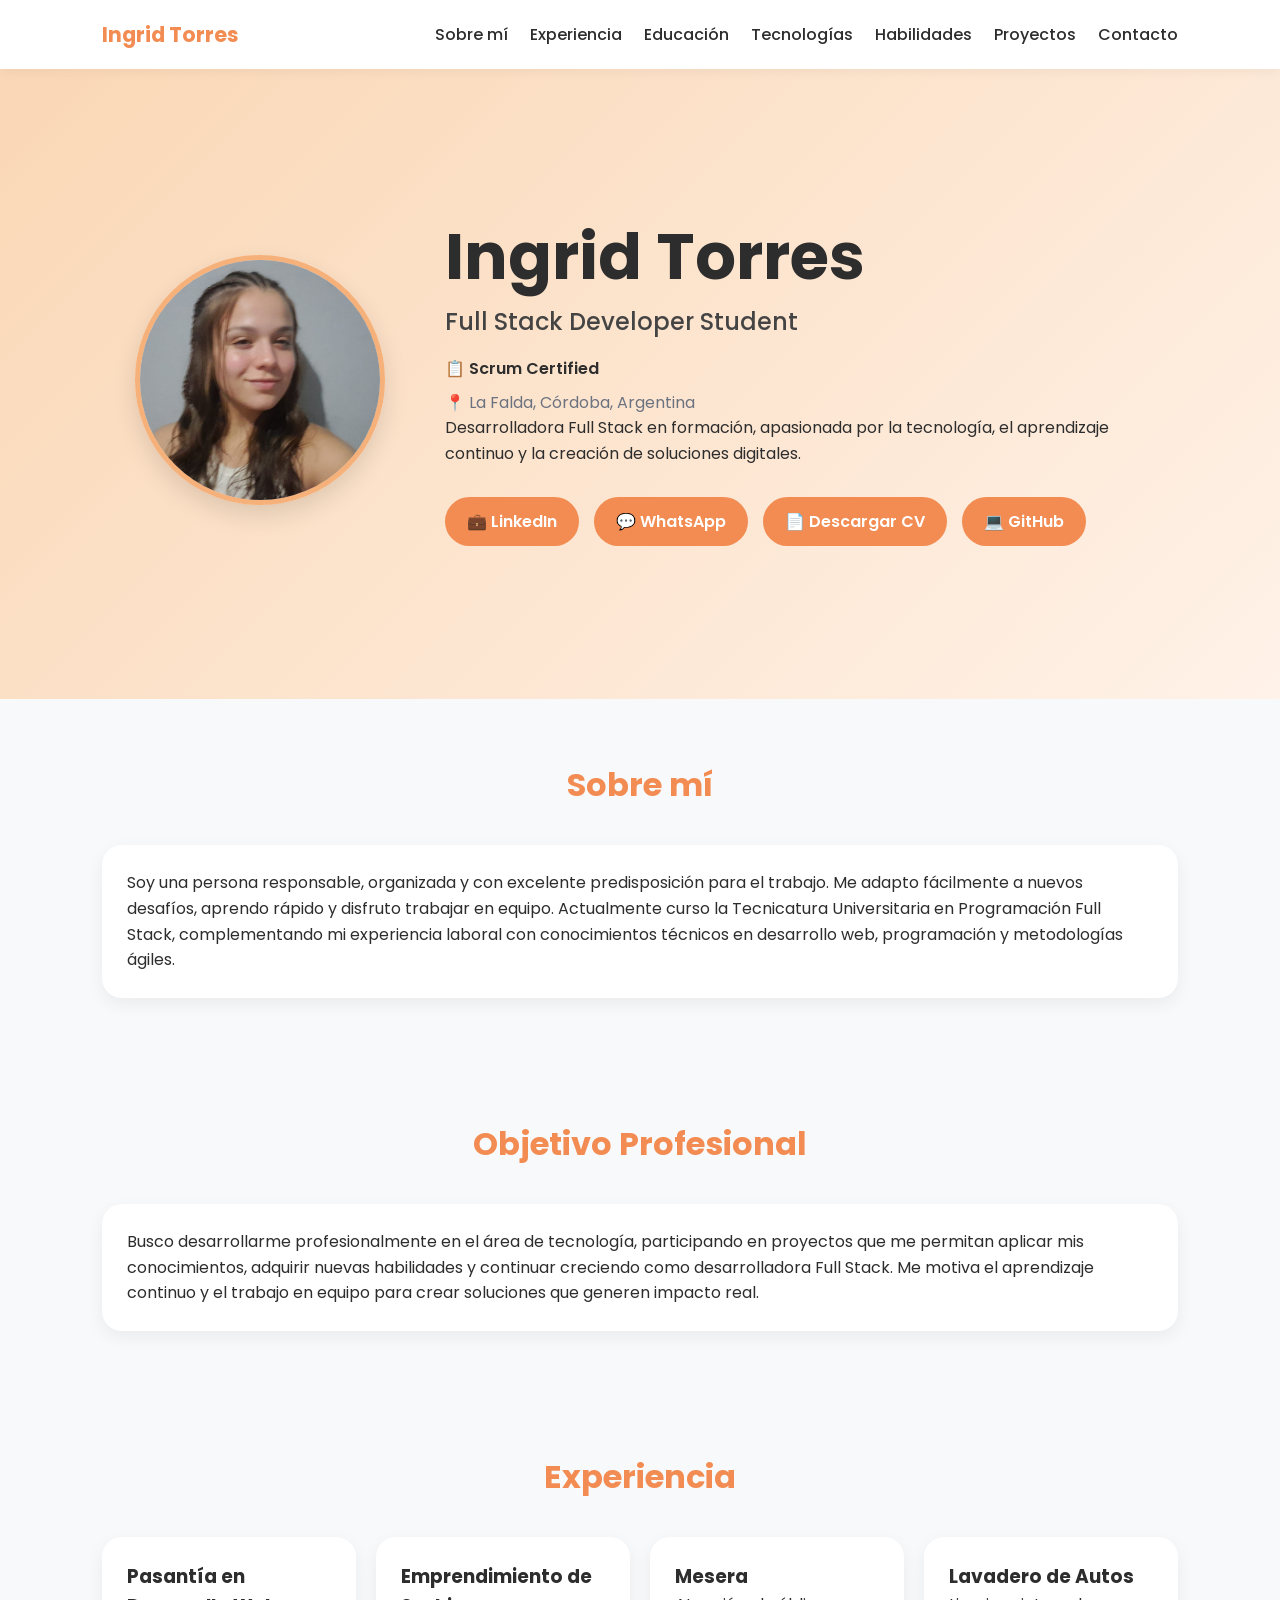
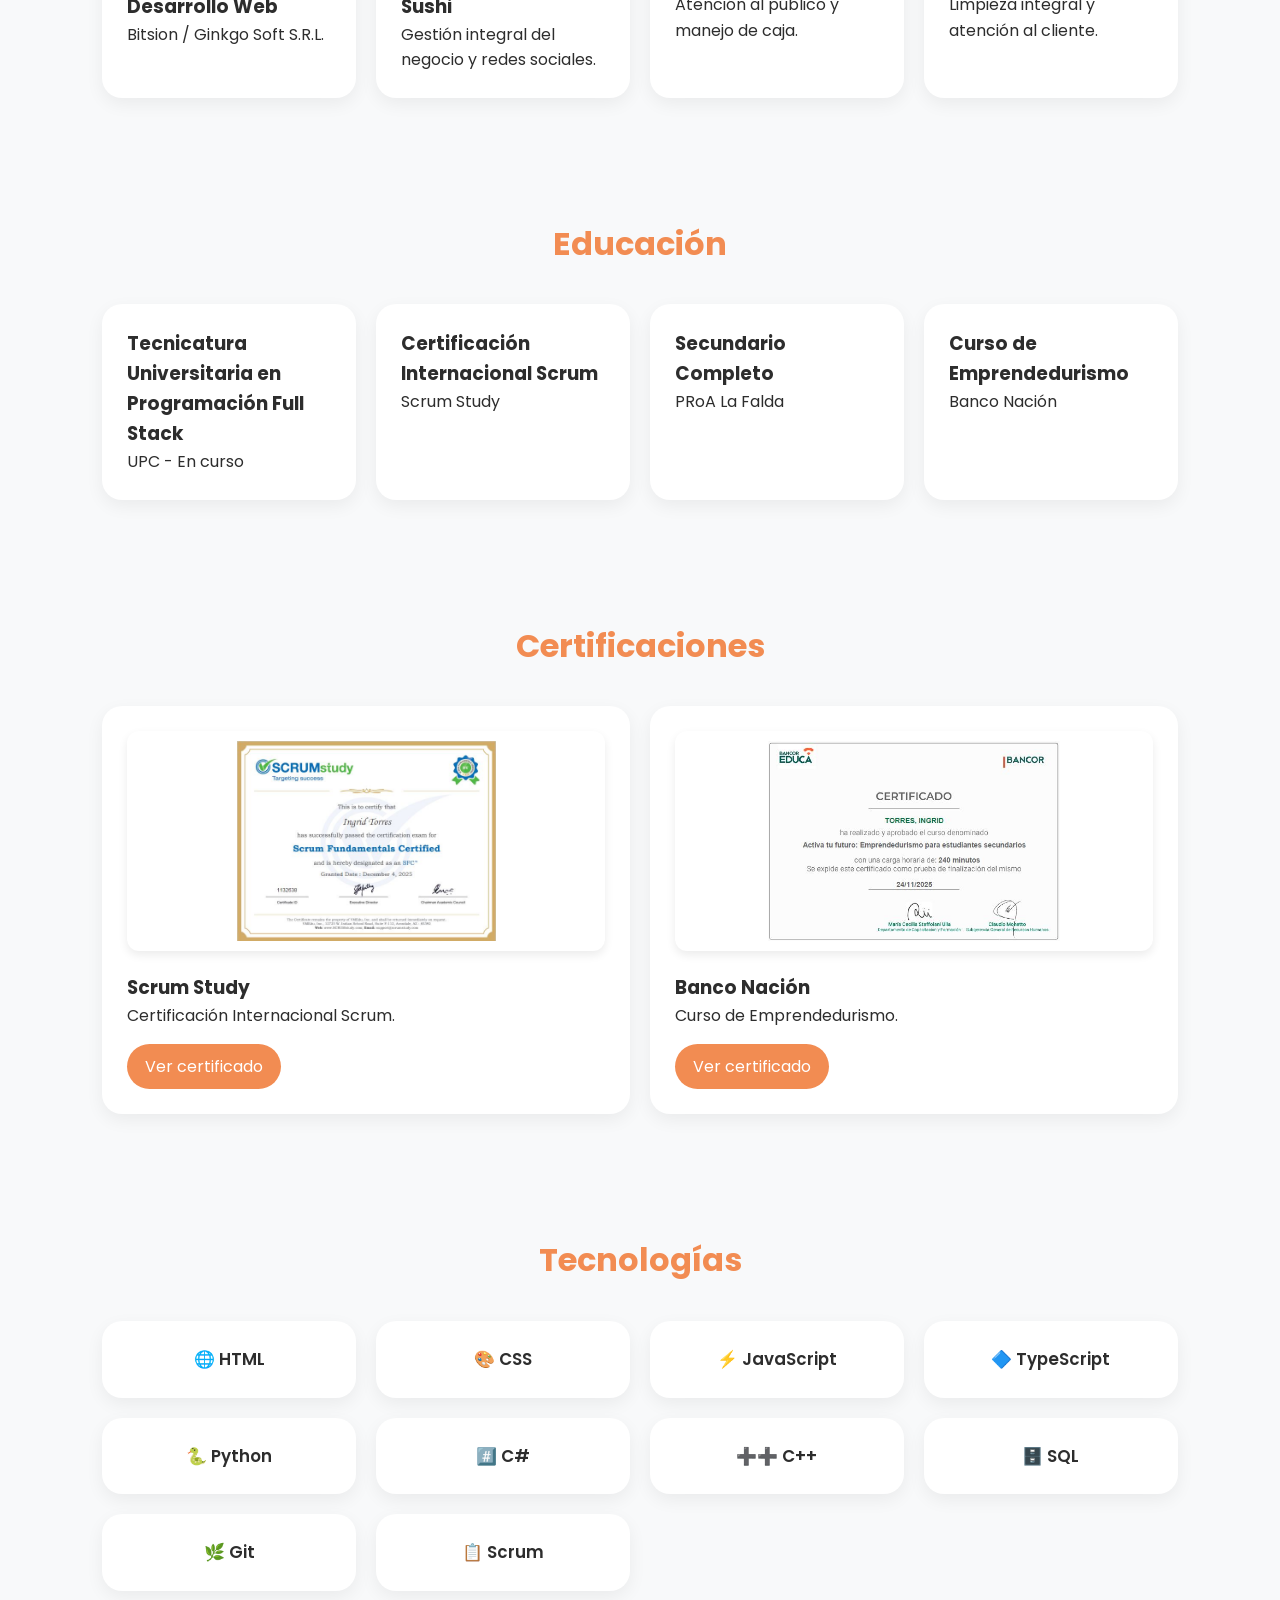
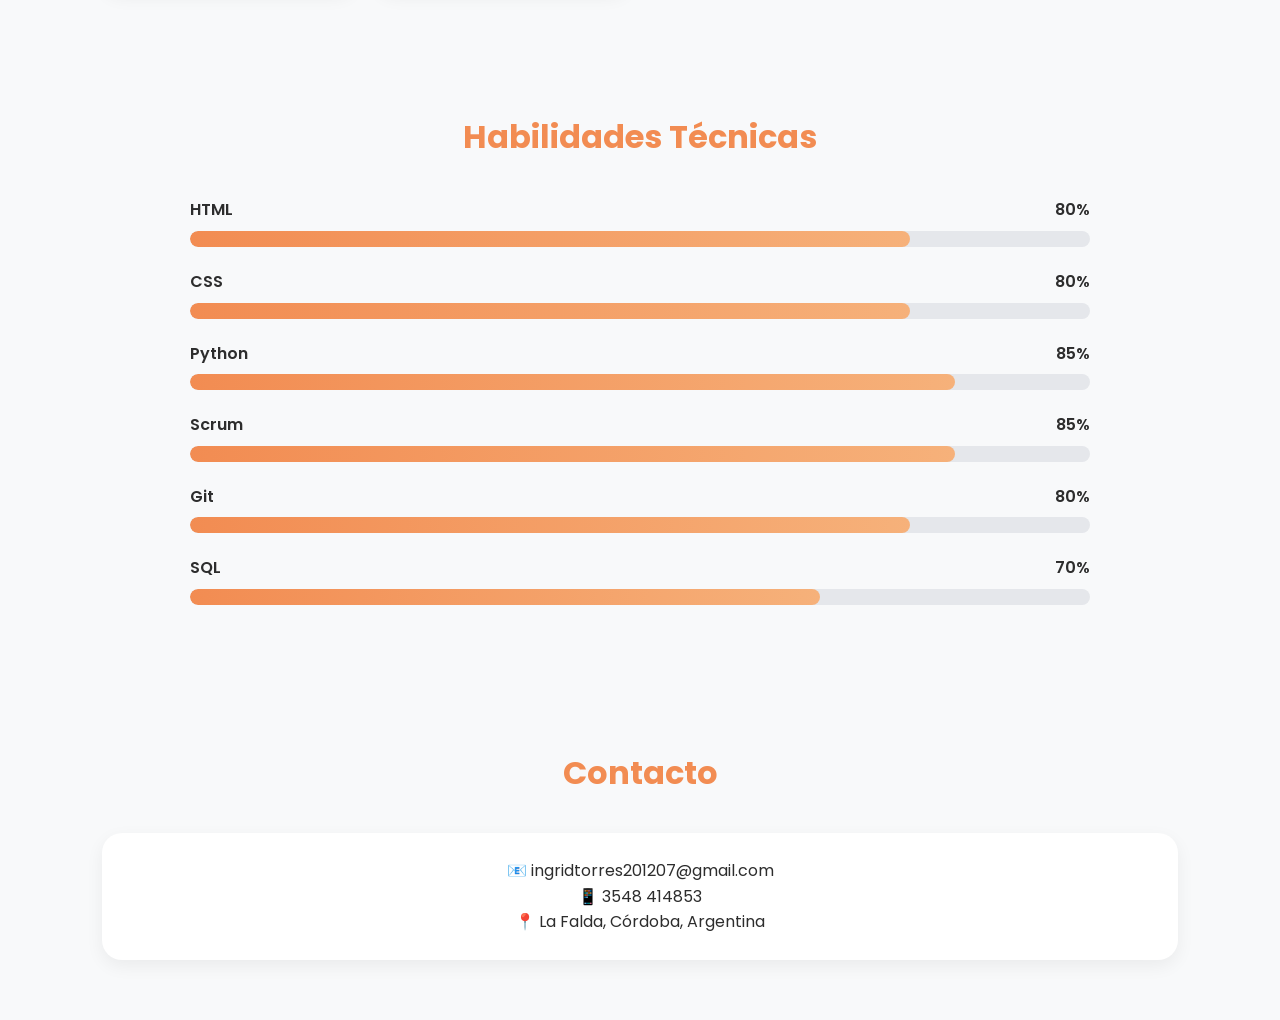
<file: index.html>
<!DOCTYPE html>
<html lang="es">

<head>
    <meta charset="UTF-8">
    <meta name="viewport" content="width=device-width, initial-scale=1.0">
    <title>Ingrid Torres | Portfolio</title>

    <link rel="stylesheet" href="style.css">

    <link rel="preconnect" href="https://fonts.googleapis.com">
    <link rel="preconnect" href="https://fonts.gstatic.com" crossorigin>
    <link href="https://fonts.googleapis.com/css2?family=Poppins:wght@300;400;500;600;700&display=swap" rel="stylesheet">
</head>
    
<body>

    <nav>
        <div class="logo">Ingrid Torres</div>

        <ul>
            <li><a href="#sobre-mi">Sobre mí</a></li>
            <li><a href="#experiencia">Experiencia</a></li>
            <li><a href="#educacion">Educación</a></li>
            <li><a href="#tecnologias">Tecnologías</a></li>
            <li><a href="#habilidades">Habilidades</a></li>
            <li><a href="proyectos.html">Proyectos</a></li>
            <li><a href="#contacto">Contacto</a></li>
        </ul>
    </nav>

    <header class="hero">

        <div class="hero-photo">
            <img src="foto-perfil.jpg" alt="Foto de Ingrid Torres" class="profile-photo">
        </div>

        <div class="hero-content">

            <h1>Ingrid Torres</h1>

            <h2>Full Stack Developer Student</h2>

            <p class="hero-badge">
                📋 Scrum Certified
            </p>

            <p class="location">
                📍 La Falda, Córdoba, Argentina
            </p>

            <p>
                Desarrolladora Full Stack en formación, apasionada por la tecnología,
                el aprendizaje continuo y la creación de soluciones digitales.
            </p>

            <div class="hero-buttons">

                <a href="https://www.linkedin.com/in/ingrid-aldana-torres-1a52b6408"
                    target="_blank" class="btn">
                    💼 LinkedIn
                </a>

                <a href="https://wa.me/543548414853"
                    target="_blank" class="btn">
                    💬 WhatsApp
                </a>

                <a href="CvIngrid.pdf"
                    download
                    class="btn">
                    📄 Descargar CV
                </a>

                <a href="https://github.com/ingridd2007" 
                    target="_blank" 
                    class="btn">
                    💻 GitHub
                </a>

        </div>

    </header>

    <section id="sobre-mi" class="reveal">
        <h2 class="section-title">Sobre mí</h2>

        <div class="card">
            <p>
                Soy una persona responsable, organizada y con excelente predisposición para el trabajo.
                Me adapto fácilmente a nuevos desafíos, aprendo rápido y disfruto trabajar en equipo.

                Actualmente curso la Tecnicatura Universitaria en Programación Full Stack,
                complementando mi experiencia laboral con conocimientos técnicos en desarrollo web,
                programación y metodologías ágiles.
            </p>
        </div>
    </section>

    <section id="objetivo">
    
        <h2 class="section-title">Objetivo Profesional</h2>
    
        <div class="card">
    
            <p>
                Busco desarrollarme profesionalmente en el área de tecnología,
                participando en proyectos que me permitan aplicar mis conocimientos,
                adquirir nuevas habilidades y continuar creciendo como desarrolladora
                Full Stack. Me motiva el aprendizaje continuo y el trabajo en equipo
                para crear soluciones que generen impacto real.
            </p>
    
        </div>
    
    </section>

    <section id="experiencia" class="reveal">

        <h2 class="section-title">Experiencia</h2>

        <div class="grid">

            <div class="card">
                <h3>Pasantía en Desarrollo Web</h3>
                <p>Bitsion / Ginkgo Soft S.R.L.</p>
            </div>

            <div class="card">
                <h3>Emprendimiento de Sushi</h3>
                <p>Gestión integral del negocio y redes sociales.</p>
            </div>

            <div class="card">
                <h3>Mesera</h3>
                <p>Atención al público y manejo de caja.</p>
            </div>

            <div class="card">
                <h3>Lavadero de Autos</h3>
                <p>Limpieza integral y atención al cliente.</p>
            </div>

        </div>

    </section>

    <section id="educacion" class="reveal">

        <h2 class="section-title">Educación</h2>

        <div class="grid">

            <div class="card">
                <h3>Tecnicatura Universitaria en Programación Full Stack</h3>
                <p>UPC - En curso</p>
            </div>

            <div class="card">
                <h3>Certificación Internacional Scrum</h3>
                <p>Scrum Study</p>
            </div>

            <div class="card">
                <h3>Secundario Completo</h3>
                <p>PRoA La Falda</p>
            </div>

            <div class="card">
                <h3>Curso de Emprendedurismo</h3>
                <p>Banco Nación</p>
            </div>

        </div>

    </section>

    <section id="certificaciones">

        <h2 class="section-title">Certificaciones</h2>
    
        <div class="grid">
    
            <div class="card">
                
                <img src="scrum-preview.JPG"
                 alt="Certificado Scrum"
                 class="cert-image">
                
                <h3>Scrum Study</h3>
                <p>Certificación Internacional Scrum.</p>
    
                <a href="Scrum.pdf"
                   target="_blank"
                   class="cert-btn">
                   Ver certificado
                </a>
            </div>
    
            <div class="card">

                <img src="emprendedurismo-preview.JPG"
                 alt="Certificado Emprendedurismo"
                 class="cert-image">
                
                <h3>Banco Nación</h3>
                <p>Curso de Emprendedurismo.</p>
    
                <a href="Emprendedurismo.pdf"
                   target="_blank"
                   class="cert-btn">
                   Ver certificado
                </a>
            </div>
    
        </div>
    
    </section>

    <section id="tecnologias" class="reveal">

        <h2 class="section-title">Tecnologías</h2>

        <div class="grid">

            <div class="card">🌐 HTML</div>
            <div class="card">🎨 CSS</div>
            <div class="card">⚡ JavaScript</div>
            <div class="card">🔷 TypeScript</div>
            <div class="card">🐍 Python</div>
            <div class="card">#️⃣ C#</div>
            <div class="card">➕➕ C++</div>
            <div class="card">🗄️ SQL</div>
            <div class="card">🌿 Git</div>
            <div class="card">📋 Scrum</div>

        </div>

    </section>

    <section id="habilidades" class="reveal">

        <h2 class="section-title">Habilidades Técnicas</h2>

        <div class="skills">

            <div class="skill">
                <div class="skill-header">
                    <span>HTML</span>
                    <span>80%</span>
                </div>
                <div class="bar"><div style="width:80%"></div></div>
            </div>

            <div class="skill">
                <div class="skill-header">
                    <span>CSS</span>
                    <span>80%</span>
                </div>
                <div class="bar"><div style="width:80%"></div></div>
            </div>

            <div class="skill">
                <div class="skill-header">
                    <span>Python</span>
                    <span>85%</span>
                </div>
                <div class="bar"><div style="width:85%"></div></div>
            </div>

            <div class="skill">
                <div class="skill-header">
                    <span>Scrum</span>
                    <span>85%</span>
                </div>
                <div class="bar"><div style="width:85%"></div></div>
            </div>

            <div class="skill">
                <div class="skill-header">
                    <span>Git</span>
                    <span>80%</span>
                </div>
                <div class="bar"><div style="width:80%"></div></div>
            </div>

            <div class="skill">
                <div class="skill-header">
                    <span>SQL</span>
                    <span>70%</span>
                </div>
                <div class="bar"><div style="width:70%"></div></div>
            </div>

        </div>

    </section>

    <section id="contacto" class="reveal">

        <h2 class="section-title">Contacto</h2>

        <div class="card">

            <p>📧 ingridtorres201207@gmail.com</p>
            <p>📱 3548 414853</p>
            <p>📍 La Falda, Córdoba, Argentina</p>

        </div>

    </section>

<script>
const reveals = document.querySelectorAll(".reveal");

window.addEventListener("scroll", () => {

    reveals.forEach(element => {

        const top = element.getBoundingClientRect().top;

        if(top < window.innerHeight - 100){
            element.classList.add("active");
        }

    });

});
</script>
    

</body>
</html>
</file>
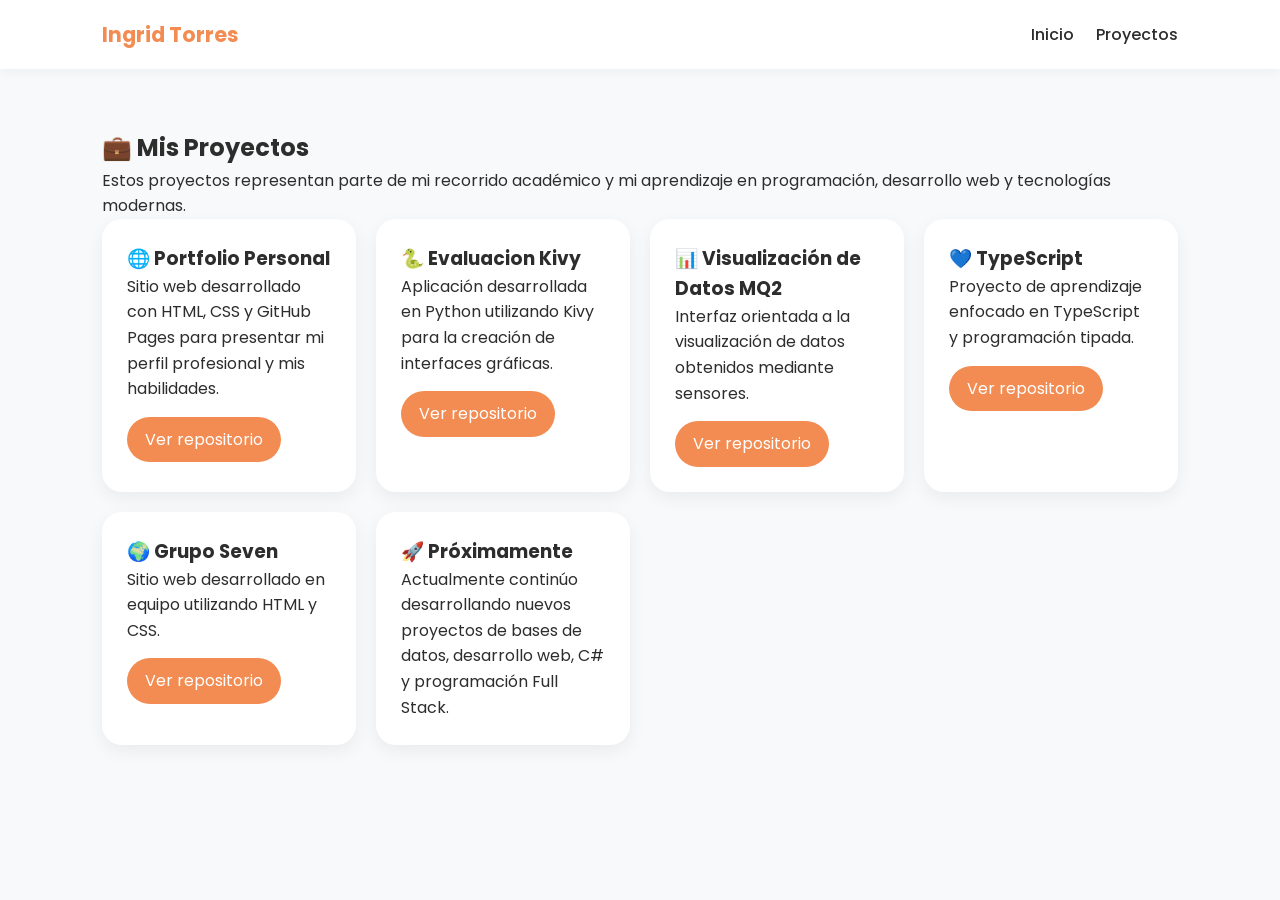
<file: proyectos.html>
<!DOCTYPE html>
<html lang="es">
<head>
    <meta charset="UTF-8">
    <meta name="viewport" content="width=device-width, initial-scale=1.0">
    <title>Proyectos | Ingrid Torres</title>

    <link rel="stylesheet" href="style.css">

    <link href="https://fonts.googleapis.com/css2?family=Poppins:wght@300;400;500;600;700&display=swap" rel="stylesheet">
</head>
<body>

    <nav>
        <div class="logo">Ingrid Torres</div>

        <ul>
            <li><a href="index.html">Inicio</a></li>
            <li><a href="proyectos.html">Proyectos</a></li>
        </ul>
    </nav>

    <section class="construction">

        <h1>💼 Mis Proyectos</h1>

        <p>
            Estos proyectos representan parte de mi recorrido académico y mi aprendizaje
            en programación, desarrollo web y tecnologías modernas.
        </p>

        <div class="grid">

        <div class="card">
            <h3>🌐 Portfolio Personal</h3>

            <p>
                Sitio web desarrollado con HTML, CSS y GitHub Pages para presentar
                mi perfil profesional y mis habilidades.
            </p>

            <a href="https://github.com/ingridd2007/Ingrid-CV"
               target="_blank"
               class="cert-btn">
               Ver repositorio
            </a>
        </div>

        <div class="card">
            <h3>🐍 Evaluacion Kivy</h3>

            <p>
                Aplicación desarrollada en Python utilizando Kivy para la creación
                de interfaces gráficas.
            </p>

            <a href="https://github.com/indridd20/EvaluacionKivyIngrid"
               target="_blank"
               class="cert-btn">
               Ver repositorio
            </a>
        </div>

        <div class="card">
            <h3>📊 Visualización de Datos MQ2</h3>

            <p>
                Interfaz orientada a la visualización de datos obtenidos mediante sensores.
            </p>

            <a href="https://github.com/indridd20/Interfaz-para-la-Visualizaci-n-de-Datos-del-Sensor-MQ2"
               target="_blank"
               class="cert-btn">
               Ver repositorio
            </a>
        </div>

        <div class="card">
            <h3>💙 TypeScript</h3>

            <p>
                Proyecto de aprendizaje enfocado en TypeScript y programación tipada.
            </p>

            <a href="https://github.com/indridd20/TypeScript"
               target="_blank"
               class="cert-btn">
               Ver repositorio
            </a>
        </div>

        <div class="card">
            <h3>🌍 Grupo Seven</h3>

            <p>
                Sitio web desarrollado en equipo utilizando HTML y CSS.
            </p>

            <a href="https://github.com/indridd20/paginaWeb_GrupoSeven"
               target="_blank"
               class="cert-btn">
               Ver repositorio
            </a>
        </div>

            <div class="card">
                <h3>🚀 Próximamente</h3>
    
                <p>
                    Actualmente continúo desarrollando nuevos proyectos de bases de datos,
                    desarrollo web, C# y programación Full Stack.
                </p>
            </div>

        </div>

    </section>

</body>
</html>
</file>
<file: style.css>
:root{
    --primary:#F28C52;
    --secondary:#F6B17A;
    --light:#FAD7B5;
    --background:#F8F9FA;
    --card:#FFFFFF;
    --text:#2D2D2D;
    --muted:#6B7280;
}

*{
    margin:0;
    padding:0;
    box-sizing:border-box;
}

html{
    scroll-behavior:smooth;
}

body{
    font-family:'Poppins',sans-serif;
    background:var(--background);
    color:var(--text);
    line-height:1.6;
}

/* NAV */

nav{
    position:sticky;
    top:0;
    z-index:1000;

    display:flex;
    justify-content:space-between;
    align-items:center;

    padding:18px 8%;

    background:rgba(255,255,255,.95);
    backdrop-filter:blur(10px);

    box-shadow:0 2px 12px rgba(0,0,0,.05);
}

.logo{
    color:var(--primary);
    font-weight:700;
    font-size:1.3rem;
}

nav ul{
    display:flex;
    gap:22px;
    list-style:none;
}

nav a{
    text-decoration:none;
    color:var(--text);
    transition:.3s;
    font-weight:500;
}

nav a:hover{
    color:var(--primary);
}

/* HERO */

.hero{
    min-height:70vh;

    display:flex;
    align-items:center;
    justify-content:center;
    gap:60px;

    padding:60px 8%;

    background:linear-gradient(
        135deg,
        #FAD7B5,
        #FFF2E8
    );
}

.hero-photo{
    flex-shrink:0;
}

.profile-photo{
    width:250px;
    height:250px;

    object-fit:cover;

    border-radius:50%;

    border:5px solid var(--secondary);

    box-shadow:0 10px 25px rgba(0,0,0,.12);
    
    transition:.3s ease;
}

.profile-photo:hover{
    transform:scale(1.03);
}

.hero-content{
    max-width:700px;
}

.hero h1{
    font-size:4rem;
    line-height:1.1;
}

.hero h2{
    margin-top:10px;
    font-weight:500;
    color:#444;
}

.hero-badge{
    margin-top:15px;
    font-weight:600;
}

.location{
    margin-top:8px;
    color:var(--muted);
}

.hero-buttons{
    margin-top:30px;

    display:flex;
    gap:15px;
    flex-wrap:wrap;
}

.btn{
    text-decoration:none;

    background:var(--primary);
    color:white;

    padding:12px 22px;

    border-radius:50px;

    transition:.3s;

    font-weight:600;
}

.btn:hover{
    transform:translateY(-3px);
    box-shadow:0 8px 20px rgba(242,140,82,.3);
}

/* SECCIONES */

section{
    padding:60px 8%;
}

.section-title{
    text-align:center;
    margin-bottom:35px;

    color:var(--primary);

    font-size:2rem;
}

/* CARDS */

.card{
    background:var(--card);

    padding:25px;

    border-radius:20px;

    box-shadow:0 6px 18px rgba(0,0,0,.06);

    transition:.3s;
}

.card:hover{
    transform:translateY(-8px);
    box-shadow:0 12px 28px rgba(0,0,0,.1);
}

/* GRID */

.grid{
    display:grid;
    grid-template-columns:repeat(auto-fit,minmax(220px,1fr));
    gap:20px;
}

/* TECNOLOGÍAS */

#tecnologias .card{
    text-align:center;
    font-weight:600;
    font-size:1.05rem;
}

/* SKILLS */

.skills{
    max-width:900px;
    margin:auto;
}

.skill{
    margin-bottom:22px;
}

.skill-header{
    display:flex;
    justify-content:space-between;

    margin-bottom:8px;

    font-weight:600;
}

.bar{
    height:16px;
    background:#E5E7EB;
    border-radius:30px;
    overflow:hidden;
}

.bar div{
    height:100%;

    background:linear-gradient(
        90deg,
        var(--primary),
        var(--secondary)
    );

    border-radius:30px;
}

/* CONTACTO */

#contacto .card{
    text-align:center;
}

/* ANIMACIÓN SCROLL */

.reveal{
    opacity:1;
    transform:translateY(0);
    transition:all .8s ease;
}

.reveal.active{
    opacity:1;
    transform:translateY(0);
}

/* RESPONSIVE */

@media(max-width:900px){

    .hero{
        flex-direction:column;
        text-align:center;
    }

    .hero h1{
        font-size:3rem;
    }

}

@media(max-width:768px){

    nav{
        flex-direction:column;
        gap:15px;
    }

    nav ul{
        flex-wrap:wrap;
        justify-content:center;
    }

    .photo-placeholder{
        width:180px;
        height:180px;
    }

}

/* CERTIFICACIONES */

.cert-btn{

    display:inline-block;

    margin-top:15px;

    text-decoration:none;

    background:var(--primary);

    color:white;

    padding:10px 18px;

    border-radius:30px;

    transition:.3s;
}

.cert-btn:hover{

    transform:translateY(-2px);

    box-shadow:0 6px 15px rgba(242,140,82,.3);
}

.cert-image{

    width:100%;

    height:220px;

    object-fit:contain;

    background:white;
    
    padding:10px;

    border-radius:12px;

    margin-bottom:15px;

    box-shadow:0 4px 10px rgba(0,0,0,.08);
}
</file>
